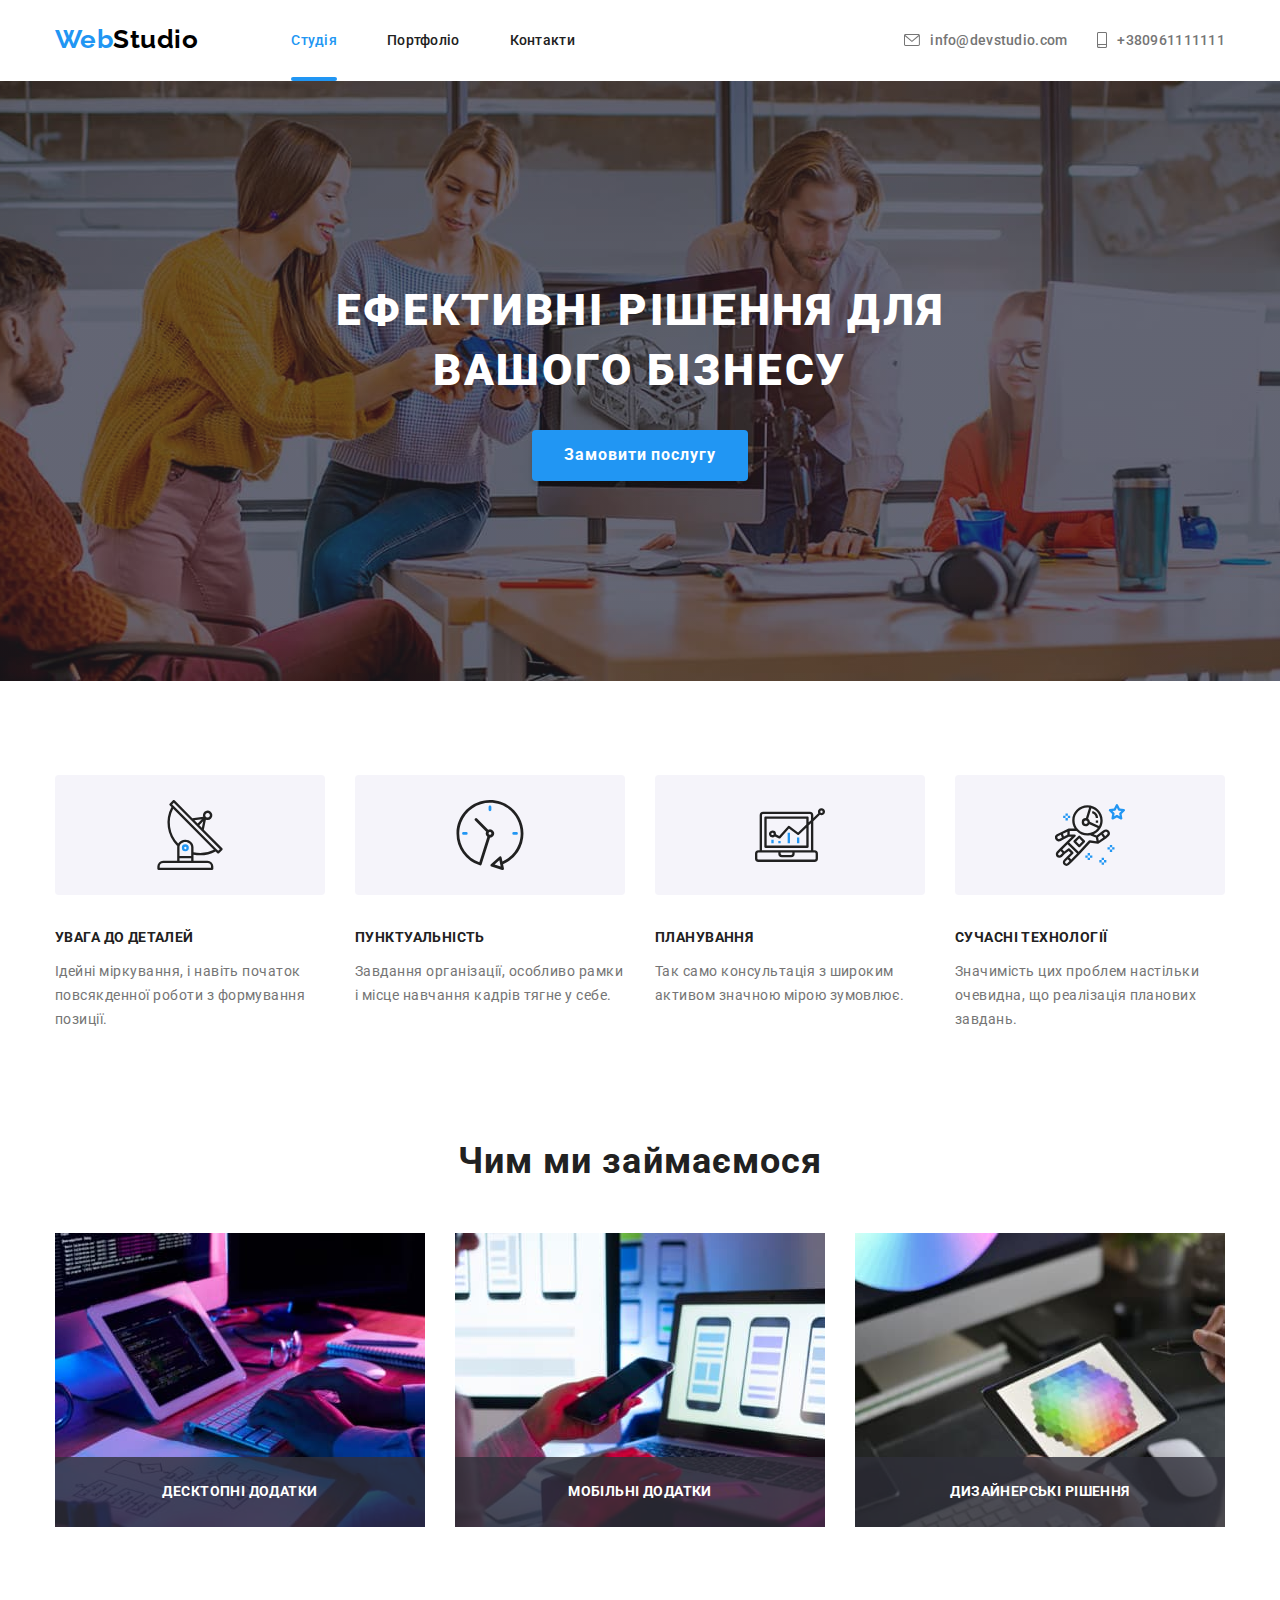
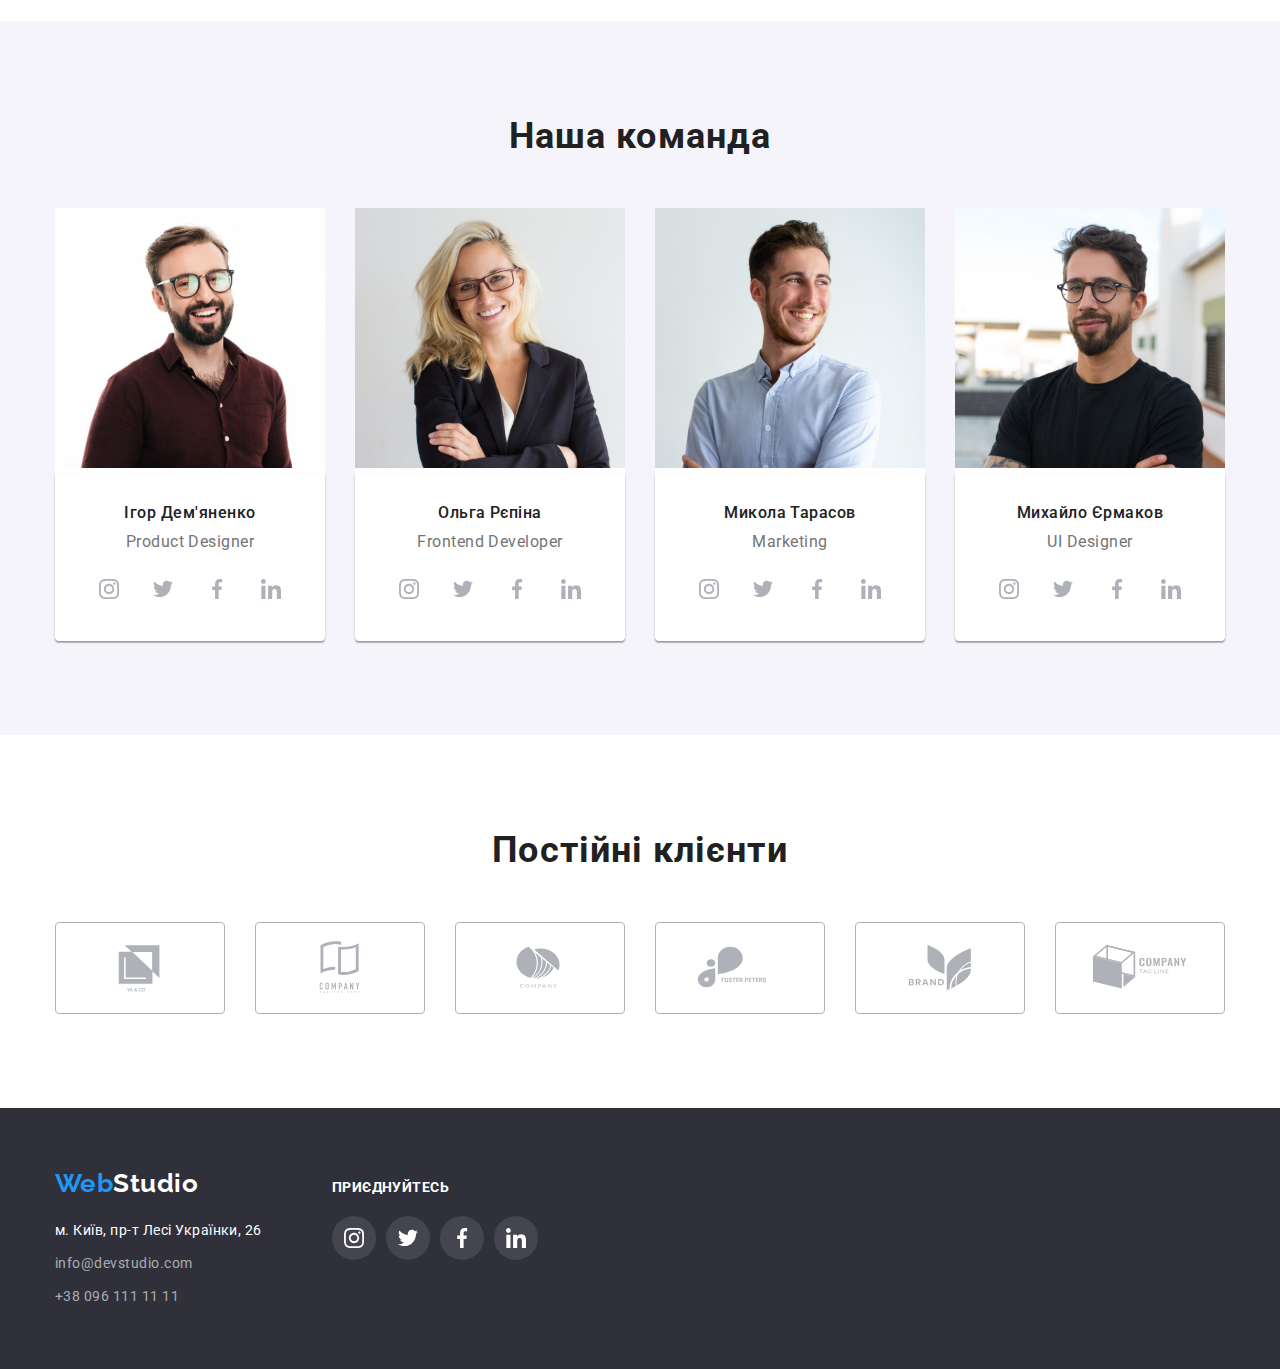
<file: index.html>
<!DOCTYPE html>
<html lang="en">
  <head>
    <meta charset="UTF-8" />
    <meta http-equiv="X-UA-Compatible" content="IE=edge" />
    <meta name="viewport" content="width=device-width, initial-scale=1.0" />
    <title>Головна</title>
    <link
      href="https://fonts.googleapis.com/css2?family=Raleway:wght@700&family=Roboto:wght@400;500;700;900&display=swap"
      rel="stylesheet"
    />
    <link
      rel="stylesheet"
      href="https://cdnjs.cloudflare.com/ajax/libs/modern-normalize/1.0.0/modern-normalize.min.css"
    />
    <link rel="stylesheet" href="./css/styles.css" />
  </head>

  <body>
    <!--Site nav-->
    <header class="header">
      <div class="container main-nav">
        <nav class="nav">
          <a href="./index.html" class="logo">
            <span class="logo-first">Web</span><span class="logo-second">Studio</span>
          </a>
          <ul class="site-nav list">
            <li class="item"><a href="Студія" class="link current">Студія</a></li>
            <li class="item"><a href="./portfolio.html" class="link">Портфоліо</a></li>
            <li class="item"><a href="Контакти" class="link">Контакти</a></li>
          </ul>
        </nav>
        <ul class="auth-nav list">
          <li class="item">
            <a class="auth-svg" href="#" aria-label="envelope">
              <svg class="icon-envelope" width="16" height="12">
                <use href="./images/symbol-defs.svg#icon-envelope"></use>
              </svg>
              info@devstudio.com
            </a>
          </li>
          <li class="item">
            <a class="auth-svg" href="#" aria-label="smartphone">
              <svg class="icon-envelope" width="10" height="16">
                <use href="./images/symbol-defs.svg#icon-smartphone"></use>
              </svg>
              +380961111111
            </a>
          </li>
        </ul>
      </div>
    </header>

    <main>
      <section class="hero">
        <div class="overlay">
          <h1 class="hero-title">
            Ефективні рішення для <br />
            вашого бізнесу
          </h1>
          <button type="button" class="button primary" data-modal-open>Замовити послугу</button>
        </div>
      </section>

      <!--Features-->
      <section class="section features">
        <div class="container">
          <h2 class="title-none">Особливості</h2>
          <ul class="features list">
            <li class="feature first">
              <h3 class="title">УВАГА ДО ДЕТАЛЕЙ</h3>
              <p class="text">
                Ідейні міркування, і навіть початок повсякденної роботи з формування позиції.
              </p>
            </li>
            <li class="feature second">
              <h3 class="title">ПУНКТУАЛЬНІСТЬ</h3>
              <p class="text">
                Завдання організації, особливо рамки і місце навчання кадрів тягне у себе.
              </p>
            </li>
            <li class="feature third">
              <h3 class="title">ПЛАНУВАННЯ</h3>
              <p class="text">Так само консультація з широким активом значною мірою зумовлює.</p>
            </li>
            <li class="feature fouth">
              <h3 class="title">СУЧАСНІ ТЕХНОЛОГІЇ</h3>
              <p class="text">
                Значимість цих проблем настільки очевидна, що реалізація планових завдань.
              </p>
            </li>
          </ul>
        </div>
      </section>

      <!--Work-->
      <section class="section works">
        <div class="container">
          <h2 class="title">Чим ми займаємося</h2>
          <ul class="work list">
            <li class="item">
              <div class="thumb-work">
                <div class="thumb-img">
                  <img
                    src="./images/box1.jpg"
                    alt="Людина за комп'ютером"
                    width="370"
                    height="294"
                  />
                  <div class="thumb-card"><p class="thumb-text">Десктопні додатки</p></div>
                </div>
              </div>
            </li>

            <li class="item">
              <div class="thumb-work">
                <div class="thumb-img">
                  <img
                    src="./images/box2.jpg"
                    alt="Людина за комп'ютером"
                    width="370"
                    height="294"
                  />
                  <div class="thumb-card"><p class="thumb-text">Мобільні додатки</p></div>
                </div>
              </div>
            </li>

            <li class="item">
              <div class="thumb-work">
                <div class="thumb-img">
                  <img
                    src="./images/box3.jpg"
                    alt="Людина за комп'ютером"
                    width="370"
                    height="294"
                  />
                  <div class="thumb-card"><p class="thumb-text">Дизайнерські рішення</p></div>
                </div>
              </div>
            </li>
          </ul>
        </div>
      </section>

      <!--Command-->
      <section class="section command">
        <div class="container">
          <h2 class="title">Наша команда</h2>
          <ul class="command list">
            <li class="item">
              <img
                src="./images/productdesigner.jpg"
                alt="Product Designer"
                width="270"
                height="260"
              />
              <div class="command-name">
                <h3 class="title">Ігор Дем'яненко</h3>
                <p class="post">Product Designer</p>
                <ul class="vector list">
                  <li class="item">
                    <a class="link-svg" href="#" aria-label="instagram">
                      <svg class="icon" width="20" height="20">
                        <use href="./images/symbol-defs.svg#icon-instagram"></use>
                      </svg>
                    </a>
                  </li>
                  <li class="item">
                    <a class="link-svg" href="#" aria-label="twitter">
                      <svg class="icon" width="20" height="20">
                        <use href="./images/symbol-defs.svg#icon-twitter"></use>
                      </svg>
                    </a>
                  </li>
                  <li class="item">
                    <a class="link-svg" href="#" aria-label="facebook">
                      <svg class="icon" width="20" height="20">
                        <use href="./images/symbol-defs.svg#icon-facebook"></use>
                      </svg>
                    </a>
                  </li>
                  <li class="item">
                    <a class="link-svg" href="#" aria-label="linkedin">
                      <svg class="icon" width="20" height="20">
                        <use href="./images/symbol-defs.svg#icon-linkedin"></use>
                      </svg>
                    </a>
                  </li>
                </ul>
              </div>
            </li>
            <li class="item">
              <img
                src="./images/frontenddeveloper.jpg"
                alt="Frontend Developer"
                width="270"
                height="260"
              />
              <div class="command-name">
                <h3 class="title">Ольга Рєпіна</h3>
                <p class="post">Frontend Developer</p>
                <ul class="vector list">
                  <li class="item">
                    <a class="link-svg" href="#" aria-label="instagram">
                      <svg class="icon" width="20" height="20">
                        <use href="./images/symbol-defs.svg#icon-instagram"></use>
                      </svg>
                    </a>
                  </li>
                  <li class="item">
                    <a class="link-svg" href="#" aria-label="twitter">
                      <svg class="icon" width="20" height="20">
                        <use href="./images/symbol-defs.svg#icon-twitter"></use>
                      </svg>
                    </a>
                  </li>
                  <li class="item">
                    <a class="link-svg" href="#" aria-label="facebook">
                      <svg class="icon" width="20" height="20">
                        <use href="./images/symbol-defs.svg#icon-facebook"></use>
                      </svg>
                    </a>
                  </li>
                  <li class="item">
                    <a class="link-svg" href="#" aria-label="linkedin">
                      <svg class="icon" width="20" height="20">
                        <use href="./images/symbol-defs.svg#icon-linkedin"></use>
                      </svg>
                    </a>
                  </li>
                </ul>
              </div>
            </li>
            <li class="item">
              <img src="./images/marketing.jpg" alt="Marketing" width="270" height="260" />
              <div class="command-name">
                <h3 class="title">Микола Тарасов</h3>
                <p class="post">Marketing</p>
                <ul class="vector list">
                  <li class="item">
                    <a class="link-svg" href="#" aria-label="instagram">
                      <svg class="icon" width="20" height="20">
                        <use href="./images/symbol-defs.svg#icon-instagram"></use>
                      </svg>
                    </a>
                  </li>
                  <li class="item">
                    <a class="link-svg" href="#" aria-label="twitter">
                      <svg class="icon" width="20" height="20">
                        <use href="./images/symbol-defs.svg#icon-twitter"></use>
                      </svg>
                    </a>
                  </li>
                  <li class="item">
                    <a class="link-svg" href="#" aria-label="facebook">
                      <svg class="icon" width="20" height="20">
                        <use href="./images/symbol-defs.svg#icon-facebook"></use>
                      </svg>
                    </a>
                  </li>
                  <li class="item">
                    <a class="link-svg" href="#" aria-label="linkedin">
                      <svg class="icon" width="20" height="20">
                        <use href="./images/symbol-defs.svg#icon-linkedin"></use>
                      </svg>
                    </a>
                  </li>
                </ul>
              </div>
            </li>
            <li class="item">
              <img src="./images/uidesigner.jpg" alt="UI Designer" width="270" height="260" />
              <div class="command-name">
                <h3 class="title">Михайло Єрмаков</h3>
                <p class="post">UI Designer</p>
                <ul class="vector list">
                  <li class="item">
                    <a class="link-svg" href="#" aria-label="instagram">
                      <svg class="icon" width="20" height="20">
                        <use href="./images/symbol-defs.svg#icon-instagram"></use>
                      </svg>
                    </a>
                  </li>
                  <li class="item">
                    <a class="link-svg" href="#" aria-label="twitter">
                      <svg class="icon" width="20" height="20">
                        <use href="./images/symbol-defs.svg#icon-twitter"></use>
                      </svg>
                    </a>
                  </li>
                  <li class="item">
                    <a class="link-svg" href="#" aria-label="facebook">
                      <svg class="icon" width="20" height="20">
                        <use href="./images/symbol-defs.svg#icon-facebook"></use>
                      </svg>
                    </a>
                  </li>
                  <li class="item">
                    <a class="link-svg" href="#" aria-label="linkedin">
                      <svg class="icon" width="20" height="20">
                        <use href="./images/symbol-defs.svg#icon-linkedin"></use>
                      </svg>
                    </a>
                  </li>
                </ul>
              </div>
            </li>
          </ul>
        </div>
      </section>

      <!-- Regular client -->
      <section class="section regularclient">
        <div class="container">
          <h2 class="title">Постійні клієнти</h2>
          <ul class="clients list">
            <li class="item">
              <a class="clients-svg" href="#" aria-label="yako">
                <svg class="clients-icon" width="106" height="60">
                  <use href="./images/symbol-defs.svg#icon-yako"></use>
                </svg>
              </a>
            </li>
            <li class="item">
              <a class="clients-svg" href="#" aria-label="tagline">
                <svg class="clients-icon" width="106" height="60">
                  <use href="./images/symbol-defs.svg#icon-tagline"></use>
                </svg>
              </a>
            </li>
            <li class="item">
              <a class="clients-svg" href="#" aria-label="company">
                <svg class="clients-icon" width="106" height="60">
                  <use href="./images/symbol-defs.svg#icon-company"></use>
                </svg>
              </a>
            </li>
            <li class="item">
              <a class="clients-svg" href="#" aria-label="foster">
                <svg class="clients-icon" width="106" height="60">
                  <use href="./images/symbol-defs.svg#icon-foster"></use>
                </svg>
              </a>
            </li>
            <li class="item">
              <a class="clients-svg" href="#" aria-label="brand">
                <svg class="clients-icon" width="106" height="60">
                  <use href="./images/symbol-defs.svg#icon-brand"></use>
                </svg>
              </a>
            </li>
            <li class="item">
              <a class="clients-svg" href="#" aria-label="tag">
                <svg class="clients-icon" width="106" height="60">
                  <use href="./images/symbol-defs.svg#icon-tag"></use>
                </svg>
              </a>
            </li>
          </ul>
        </div>
      </section>
    </main>

    <!--Footer-->
    <footer>
      <div class="footer">
        <div class="container social">
          <div>
            <a href="./index.html" class="logo">
              <span class="logo-first">Web</span><span class="logo-third">Studio</span>
            </a>
            <!--Contacts-->
            <address class="contacts">
              <ul class="contacts list">
                <li class="item">
                  <a
                    href="https://goo.gl/maps/4yeFiKxMRU1gBtnu8"
                    target="_blank"
                    rel="noopener noreferrer"
                    class="address list"
                    >м. Київ, пр-т Лесі Українки, 26</a
                  >
                </li>
                <li class="item email"><a href="" class="connect">info@devstudio.com</a></li>
                <li class="item phone"><a href="" class="connect">+38 096 111 11 11</a></li>
              </ul>
            </address>
          </div>

          <div class="vector">
            <h2 class="title">приєднуйтесь</h2>
            <ul class="vector list">
              <li class="item">
                <a class="link-svg" href="#" aria-label="instagram">
                  <svg class="icon" width="20" height="20">
                    <use href="./images/symbol-defs.svg#icon-instagram"></use>
                  </svg>
                </a>
              </li>
              <li class="item">
                <a class="link-svg" href="#" aria-label="twitter">
                  <svg class="icon" width="20" height="20">
                    <use href="./images/symbol-defs.svg#icon-twitter"></use>
                  </svg>
                </a>
              </li>
              <li class="item">
                <a class="link-svg" href="#" aria-label="facebook">
                  <svg class="icon" width="20" height="20">
                    <use href="./images/symbol-defs.svg#icon-facebook"></use>
                  </svg>
                </a>
              </li>
              <li class="item">
                <a class="link-svg" href="#" aria-label="linkedin">
                  <svg class="icon" width="20" height="20">
                    <use href="./images/symbol-defs.svg#icon-linkedin"></use>
                  </svg>
                </a>
              </li>
            </ul>
          </div>
        </div>
      </div>
    </footer>

    <div class="backdrop is-hidden" data-modal>
      <div class="modal">
        <button class="button-modal-close" type="button" data-modal-close>
            <svg class="close-svg" width="18" height="18">
              <use href="./images/modalclose/symbol-defs.svg#icon-close-black-18dp-2-1-1"></use>
            </svg>
          </a>
        </button>
      </div>
    </div>

    <script src="./js/modal.js"></script>
  </body>
</html>
</file>
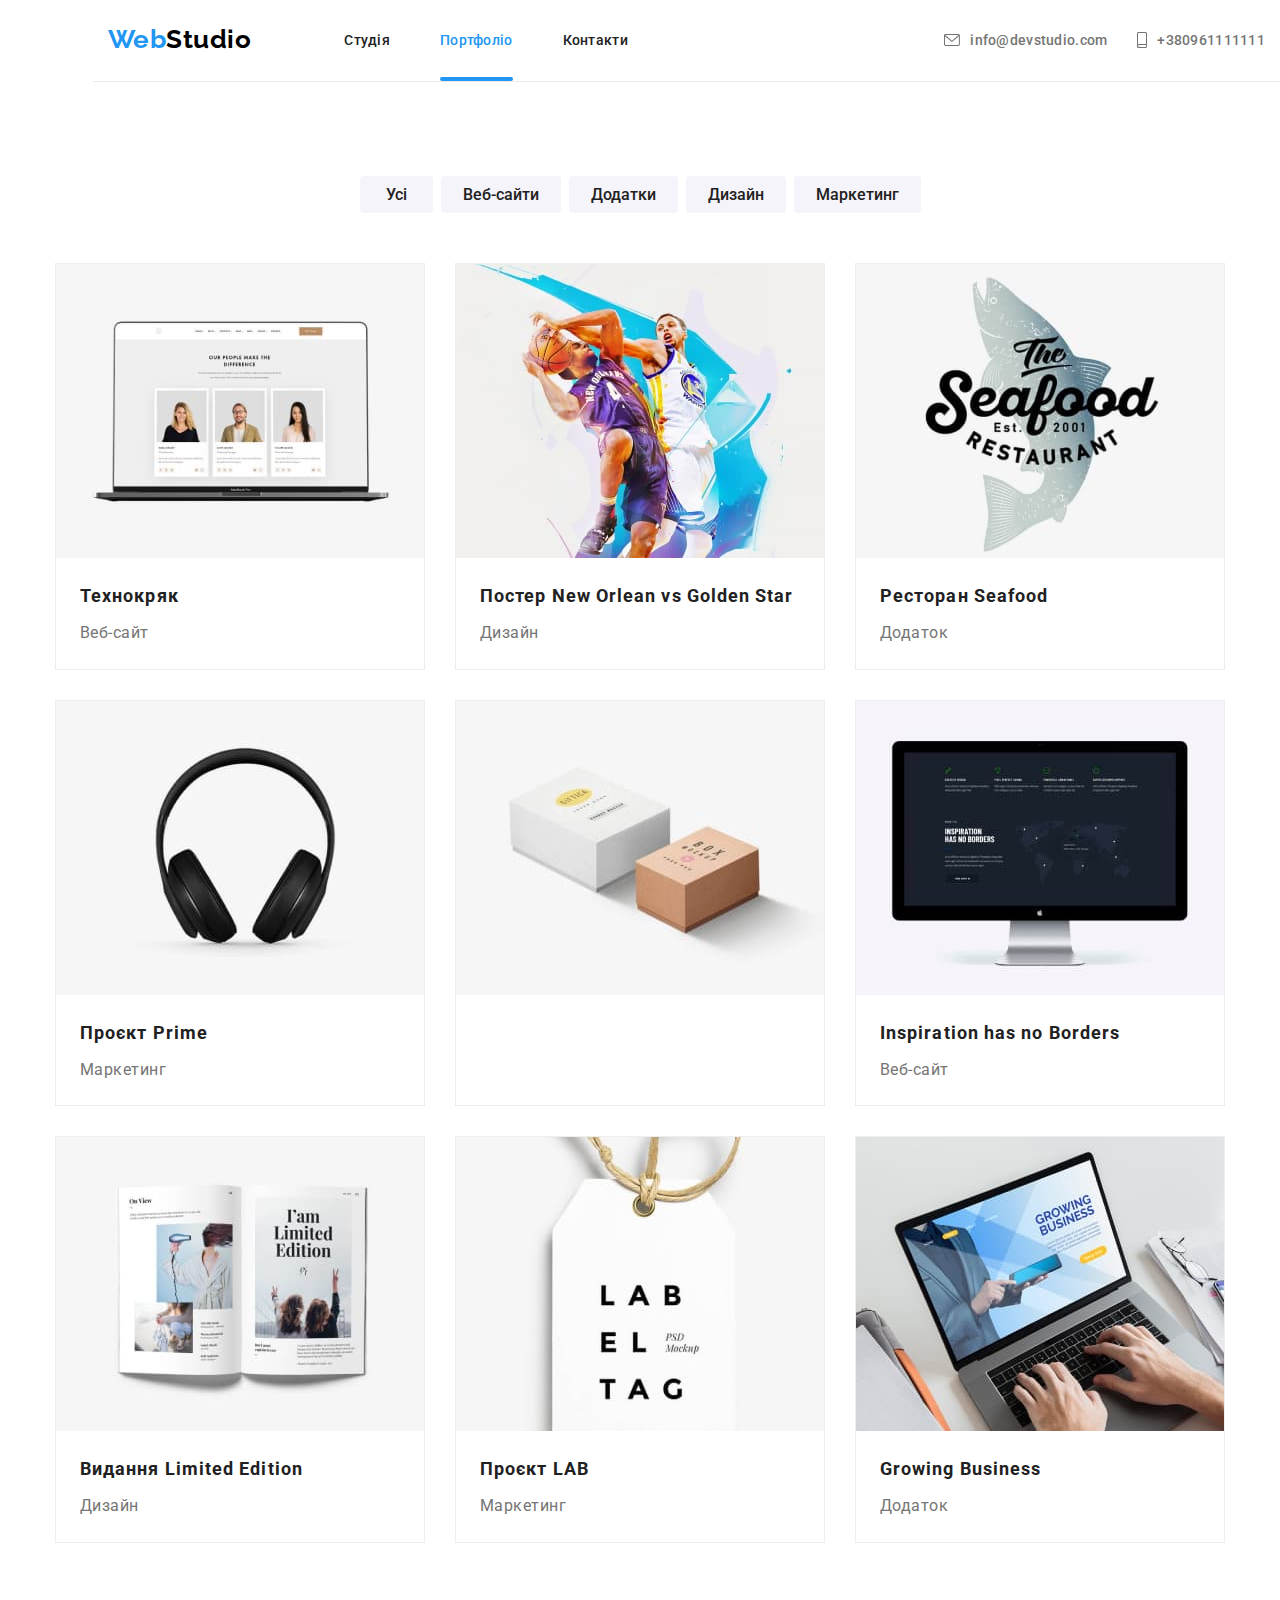
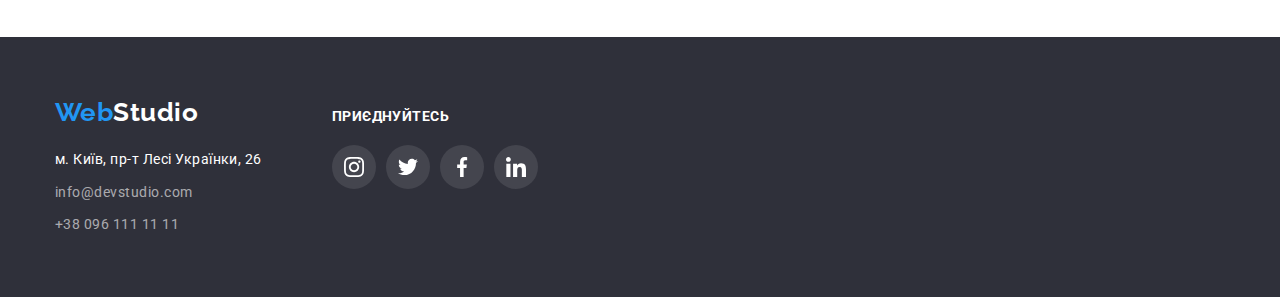
<file: portfolio.html>
<!DOCTYPE html>
<html lang="en">
  <head>
    <meta charset="UTF-8" />
    <meta http-equiv="X-UA-Compatible" content="IE=edge" />
    <meta name="viewport" content="width=device-width, initial-scale=1.0" />
    <title>Портфоліо</title>
    <link
      href="https://fonts.googleapis.com/css2?family=Raleway:wght@700&family=Roboto:wght@400;500;700;900&display=swap"
      rel="stylesheet"
    />
    <link
      rel="stylesheet"
      href="https://cdnjs.cloudflare.com/ajax/libs/modern-normalize/1.0.0/modern-normalize.min.css"
    />
    <link rel="stylesheet" href="./css/styles.css" />
  </head>
  <body>
    <!--Шапка сайту-->
    <header class="header">
      <section class="section site-nav">
        <div class="container main-nav">
          <nav class="nav">
            <a href="./index.html" class="logo">
              <span class="logo-first">Web</span><span class="logo-second">Studio</span>
            </a>
            <ul class="site-nav list">
              <li class="item"><a href="./index.html" class="link">Студія</a></li>
              <li class="item"><a href="Портфоліо" class="link current">Портфоліо</a></li>
              <li class="item"><a href="Контакти" class="link">Контакти</a></li>
            </ul>
          </nav>
          <ul class="auth-nav list">
            <li class="item">
              <a class="auth-svg" href="#" aria-label="envelope">
                <svg class="icon-envelope" width="16" height="12">
                  <use href="./images/symbol-defs.svg#icon-envelope"></use>
                </svg>
                info@devstudio.com
              </a>
            </li>
            <li class="item">
              <a class="auth-svg" href="#" aria-label="smartphone">
                <svg class="icon-envelope" width="10" height="16">
                  <use href="./images/symbol-defs.svg#icon-smartphone"></use>
                </svg>
                +380961111111
              </a>
            </li>
          </ul>
        </div>
      </section>
    </header>

    <main>
      <section class="section portfolio-collection">
        <div class="container">
          <div class="portfolio-collection">
            <h1 class="title-none">Портфоліо</h1>
            <ul class="button list">
              <li class="item"><button type="button" class="button secondary">Усі</button></li>
              <li class="item">
                <button type="button" class="button secondary">Веб-сайти</button>
              </li>
              <li class="item"><button type="button" class="button secondary">Додатки</button></li>
              <li class="item"><button type="button" class="button secondary">Дизайн</button></li>
              <li class="item">
                <button type="button" class="button secondary">Маркетинг</button>
              </li>
            </ul>
            <ul class="projects list">
              <li class="projects item">
                <div class="box">
                  <img src="./images/technocrack.jpg" alt="technocrack" width="370" height="294" />
                  <div class="projects-overlay">
                    <p>
                      Ресурс пропонує комплексні пропозиції з різним рівнем функціоналу та сервісів.
                      Все це дозволить відвідувачу отримати вичерпні відомості про компанію чи
                      приватну особу.
                    </p>
                  </div>
                </div>
                <div class="collection-name">
                  <h2 class="title">Технокряк</h2>
                  <p class="text">Веб-сайт</p>
                </div>
              </li>

              <li class="projects item">
                <div class="box">
                  <img
                    src="./images/posternewstar.jpg"
                    alt="Постер New Orlean vs Golden Star"
                    width="370"
                    height="294"
                  />
                  <div class="projects-overlay">
                    <p>
                      Ресурс пропонує комплексні пропозиції з різним рівнем функціоналу та сервісів.
                      Все це дозволить відвідувачу отримати вичерпні відомості про компанію чи
                      приватну особу.
                    </p>
                  </div>
                </div>
                <div class="collection-name">
                  <h2 class="title">Постер New Orlean vs Golden Star</h2>
                  <p class="text">Дизайн</p>
                </div>
              </li>

              <li class="projects item">
                <div class="box">
                  <img
                    src="./images/restaurantseafood.jpg"
                    alt="Ресторан Seafood"
                    width="370"
                    height="294"
                  />
                  <div class="projects-overlay">
                    <p>
                      Ресурс пропонує комплексні пропозиції з різним рівнем функціоналу та сервісів.
                      Все це дозволить відвідувачу отримати вичерпні відомості про компанію чи
                      приватну особу.
                    </p>
                  </div>
                </div>

                <div class="collection-name">
                  <h2 class="title">Ресторан Seafood</h2>
                  <p class="text">Додаток</p>
                </div>
              </li>

              <li class="projects item">
                <div class="box">
                  <img
                    src="./images/projectprime.jpg"
                    alt="Проєкт Prime"
                    width="370"
                    height="294"
                  />
                  <div class="projects-overlay">
                    <p>
                      Ресурс пропонує комплексні пропозиції з різним рівнем функціоналу та сервісів.
                      Все це дозволить відвідувачу отримати вичерпні відомості про компанію чи
                      приватну особу.
                    </p>
                  </div>
                </div>

                <div class="collection-name">
                  <h2 class="title">Проєкт Prime</h2>
                  <p class="text">Маркетинг</p>
                </div>
              </li>

              <li class="projects item">
                <div class="box">
                  <img
                    src="./images/projectboxes.jpg"
                    alt="Проєкт Boxes"
                    width="370"
                    height="294"
                  />
                  <div class="projects-overlay">
                    <p>
                      Ресурс пропонує комплексні пропозиції з різним рівнем функціоналу та сервісів.
                      Все це дозволить відвідувачу отримати вичерпні відомості про компанію чи
                      приватну особу.
                    </p>
                  </div>
                  <div class="collection-name">
                    <h2 class="title">Проєкт Boxes</h2>
                    <p class="text">Додаток</p>
                  </div>
                </div>
              </li>

              <li class="projects item">
                <div class="box">
                  <img
                    src="./images/inspiration.jpg"
                    alt="Inspiration has no Borders"
                    width="370"
                    height="294"
                  />
                  <div class="projects-overlay">
                    <p>
                      Ресурс пропонує комплексні пропозиції з різним рівнем функціоналу та сервісів.
                      Все це дозволить відвідувачу отримати вичерпні відомості про компанію чи
                      приватну особу.
                    </p>
                  </div>
                </div>
                <div class="collection-name">
                  <h2 class="title">Inspiration has no Borders</h2>
                  <p class="text">Веб-сайт</p>
                </div>
              </li>

              <li class="projects item">
                <div class="box">
                  <img
                    src="./images/limitededition.jpg"
                    alt="Видання Limited Edition"
                    width="370"
                    height="294"
                  />
                  <div class="projects-overlay">
                    <p>
                      Ресурс пропонує комплексні пропозиції з різним рівнем функціоналу та сервісів.
                      Все це дозволить відвідувачу отримати вичерпні відомості про компанію чи
                      приватну особу.
                    </p>
                  </div>
                </div>

                <div class="collection-name">
                  <h2 class="title">Видання Limited Edition</h2>
                  <p class="text">Дизайн</p>
                </div>
              </li>

              <li class="projects item">
                <div class="box">
                  <img src="./images/projectlab.jpg" alt="Проєкт LAB" width="370" height="294" />
                  <div class="projects-overlay">
                    <p>
                      Ресурс пропонує комплексні пропозиції з різним рівнем функціоналу та сервісів.
                      Все це дозволить відвідувачу отримати вичерпні відомості про компанію чи
                      приватну особу.
                    </p>
                  </div>
                </div>

                <div class="collection-name">
                  <h2 class="title">Проєкт LAB</h2>
                  <p class="text">Маркетинг</p>
                </div>
              </li>

              <li class="projects item">
                <div class="box">
                  <img
                    src="./images/growingbusiness.jpg"
                    alt="Growing Business"
                    width="370"
                    height="294"
                  />
                  <div class="projects-overlay">
                    <p>
                      Ресурс пропонує комплексні пропозиції з різним рівнем функціоналу та сервісів.
                      Все це дозволить відвідувачу отримати вичерпні відомості про компанію чи
                      приватну особу.
                    </p>
                  </div>
                </div>

                <div class="collection-name">
                  <h2 class="title">Growing Business</h2>
                  <p class="text">Додаток</p>
                </div>
              </li>
            </ul>
          </div>
        </div>
      </section>
    </main>

    <!--Footer-->
    <footer>
      <div class="footer">
        <div class="container social">
          <div>
            <a href="./index.html" class="logo">
              <span class="logo-first">Web</span><span class="logo-third">Studio</span>
            </a>
            <!--Contacts-->
            <address class="contacts">
              <ul class="contacts list">
                <li class="item">
                  <a
                    href="https://goo.gl/maps/4yeFiKxMRU1gBtnu8"
                    target="_blank"
                    rel="noopener noreferrer"
                    class="address list"
                    >м. Київ, пр-т Лесі Українки, 26</a
                  >
                </li>
                <li class="item email"><a href="" class="connect">info@devstudio.com</a></li>
                <li class="item phone"><a href="" class="connect">+38 096 111 11 11</a></li>
              </ul>
            </address>
          </div>

          <div class="vector">
            <h2 class="title">приєднуйтесь</h2>
            <ul class="vector list">
              <li class="item">
                <a class="link-svg" href="#" aria-label="instagram">
                  <svg class="icon" width="20" height="20">
                    <use href="./images/symbol-defs.svg#icon-instagram"></use>
                  </svg>
                </a>
              </li>
              <li class="item">
                <a class="link-svg" href="#" aria-label="twitter">
                  <svg class="icon" width="20" height="20">
                    <use href="./images/symbol-defs.svg#icon-twitter"></use>
                  </svg>
                </a>
              </li>
              <li class="item">
                <a class="link-svg" href="#" aria-label="facebook">
                  <svg class="icon" width="20" height="20">
                    <use href="./images/symbol-defs.svg#icon-facebook"></use>
                  </svg>
                </a>
              </li>
              <li class="item">
                <a class="link-svg" href="#" aria-label="linkedin">
                  <svg class="icon" width="20" height="20">
                    <use href="./images/symbol-defs.svg#icon-linkedin"></use>
                  </svg>
                </a>
              </li>
            </ul>
          </div>
        </div>
      </div>
    </footer>
  </body>
</html>
</file>
<file: css/styles.css>
/* цвет основного теста rgba(33, 33, 33, 1) */
/* вторичный цвет теста rgba(117, 117, 117, 1) */
/* третичный цвет теста rgba(255, 255, 255, 0.6) */
/* цвет лого черный rgba(0, 0, 0, 1) */
/* цвет лого синий, bcg Button, hover rgba(33, 150, 243, 1) */
/* цвет основного фона, color hero, color Button rgba(255, 255, 255, 1) */
/* вторичный цвет фона, bcg Button secondary rgba(245, 244, 250, 1) */
/* третичный цвет фона footer, фона hero rgba(47, 48, 58, 1) */
/* color-border-projects: rgba(238, 238, 238, 1) */
/* color-border-header: rgba(236, 236, 236, 1) */
/* color-icon: rgba(175, 177, 184, 1) */
/* gradient-hero: rgba(47, 48, 58, 0.4) */
/* color-thumb-text: rgba(47, 48, 58, 0.8); */

:root {
  --primary-text-color: rgba(33, 33, 33, 1);
  --secondary-text-color: rgba(117, 117, 117, 1);
  --tertiary-text-color: rgba(255, 255, 255, 0.6);
  --accent-color: rgba(33, 150, 243, 1);
  --logo-first-color: rgba(0, 0, 0, 1);
  --button-text-color: rgba(255, 255, 255, 1);
  --bcg-button-color: rgba(245, 244, 250, 1);
  --bcg-hero-color: rgba(47, 48, 58, 1);
  --color-border-projects: rgba(238, 238, 238, 1);
  --color-border-header: rgba(236, 236, 236, 1);
  --color-icon: rgba(175, 177, 184, 1);
  --gradient-hero: rgba(47, 48, 58, 0.4);
  --color-thumb-text: rgba(47, 48, 58, 0.8);
}

:root {
  --timing-function: cubic-bezier(0.4, 0, 0.2, 1);
}

body {
  background-color: var(--button-text-color);
  color: var(--primary-text-color);
  font-family: 'Roboto', sans-serif;
  font-weight: 400;
  font-style: normal;
  letter-spacing: 0.03em;
}

.list {
  padding: 0;
  margin: 0;
  list-style: none;
}

/* Site nav */
.main-nav {
  display: flex;
  align-items: center;
}

.section.site-nav {
  border-bottom-width: 1px;
  border-bottom-style: solid;
  border-bottom-color: var(--color-border-header);
}

.nav {
  display: flex;
  align-items: center;
}

.logo {
  display: block;
  padding-top: 24px;
  padding-bottom: 25px;

  font-family: 'Raleway', sans-serif;
  font-weight: 700;
  font-size: 26px;
  line-height: 1.2;
  text-decoration: none;
}

.logo-first {
  color: var(--accent-color);
}

.logo-second {
  color: var(--logo-first-color);
}

.logo-third {
  color: var(--button-text-color);
}

.site-nav {
  display: flex;
  margin-left: 93px;
}

.site-nav .item+.item {
  margin-left: 50px;
}

.site-nav .link {
  display: block;
  position: relative;
  padding-top: 32px;
  padding-bottom: 32px;

  color: var(--primary-text-color);

  font-weight: 500;
  font-size: 14px;
  line-height: 1.2;
  letter-spacing: 0.02em;
  text-decoration: none;
  transition: color 250ms var(--timing-function);
}

.site-nav .link:hover,
.site-nav .link:focus {
  color: var(--accent-color);
}

.site-nav .link.current {
  color: var(--accent-color);
}

.site-nav .link.current::after {
  content: '';

  position: absolute;
  left: 0;
  bottom: 0;
  display: block;
  width: 100%;
  height: 4px;
  background-color: var(--accent-color);
  border-radius: 2px;

  opacity: 1;
}

.auth-nav {
  display: flex;
  margin-left: auto;
}

.auth-nav .item+.item {
  margin-left: 30px;
}

a.auth-svg {
  display: inline-flex;
  align-items: center;
  padding-top: 32px;
  padding-bottom: 32px;

  color: var(--secondary-text-color);

  font-weight: 500;
  font-size: 14px;
  line-height: 1.2;
  letter-spacing: 0.02em;
  text-decoration: none;

  transition: color 250ms var(--timing-function);
}

.auth-svg:hover,
.auth-svg:focus {
  color: var(--accent-color);
}

.page-header {
  background-color: var(--button-text-color);
}

.auth-svg {
  color: var(--secondary-text-color);
}

.icon-envelope {
  fill: currentColor;
  margin-right: 10px;
}

/* Hero */

.overlay {
  max-width: 1600px;
  height: 600px;
  margin-right: auto;
  margin-left: auto;
  padding-top: 200px;
  padding-bottom: 200px;

  outline: 1px solid var(--overlay);

  background-image: linear-gradient(var(--gradient-hero), var(--gradient-hero)), url("../images/hero.jpg");
  background-color: var(--bcg-hero-color);
  background-repeat: no-repeat;
  background-position: center;
  background-size: cover;

  text-align: center;
}

.hero {
  text-align: center;
}

.hero-title {
  margin-top: 0;
  margin-bottom: 30px;

  color: var(--button-text-color);

  font-weight: 900;
  font-size: 44px;
  line-height: 1.36;

  letter-spacing: 0.06em;
  text-transform: uppercase;
}

/* Button-Hero */

.button.primary {
  border-radius: 4px;
  border: transparent;
  padding: 10px 32px;
  min-width: 216px;

  background-color: var(--accent-color);
  box-shadow: 0px 4px 4px rgba(0, 0, 0, 0.15);
  color: var(--button-text-color);

  font-family: inherit;
  font-weight: 700;
  font-size: 16px;
  line-height: 1.88;
  letter-spacing: 0.06em;
  text-align: center;
  align-items: center;
}

.container {
  width: 1200px;
  margin-left: auto;
  margin-right: auto;
  padding-right: 15px;
  padding-left: 15px;
}

/* Button-Portfolio */

.section .button {
  background-color: var(--button-text-color);
}

ul.button.list {
  display: flex;
  justify-content: center;
}

.button.list .item+.item {
  margin-left: 8px;
}

.button.secondary {
  display: inline-block;
  border-radius: 4px;
  border: transparent;
  padding: 6px 22px;
  min-width: 73px;

  background-color: var(--bcg-button-color);
  color: var(--primary-text-color);
  box-shadow: none;
  border-radius: 4px;

  font-family: inherit;
  font-weight: 500;
  font-size: 16px;
  line-height: 1.6;
  text-align: center;

  transition: background-color 250ms var(--timing-function), color 250ms var(--timing-function), box-shadow 250ms var(--timing-function);
}

.button .button.secondary:hover,
.button .button.secondary:focus {
  background-color: var(--accent-color);
  color: var(--button-text-color);
  box-shadow: 0px 3px 1px rgba(0, 0, 0, 0.1), 0px 1px 2px rgba(0, 0, 0, 0.08),
    0px 2px 2px rgba(0, 0, 0, 0.12);
  
}

/* Section */

.section .title {
  margin: 0;
  color: var(--primary-text-color);
  font-weight: 700;
  font-size: 36px;
  line-height: 1.2;
  text-align: center;
  letter-spacing: 0.03em;
}

.section .title-none {
  display: none;
}

.section h2.title {
  margin-bottom: 50px;
}

/* Features */
.features {
  display: flex;
}

.features .feature+.feature {
  margin-left: 30px;
}

.section.features {
  padding-bottom: 94px;
  padding-top: 94px;
}

.features .title {
  margin-top: 30px;
  margin-bottom: 10px;
  color: var(--primary-text-color);
  font-weight: 700;
  font-size: 14px;
  line-height: 1.2;
  text-transform: uppercase;
  text-align: left;
}

.features .text {
  color: var(--secondary-text-color);
  font-size: 14px;
  line-height: 1.71;
}

.feature::before {
  display: inline-block;
  content: '';
  width: 270px;
  height: 120px;
  border-radius: 4px;
  background-color: var(--bcg-button-color);
  background-repeat: no-repeat;
  background-position: center;
}

.feature.first::before {
  background-image: url(../images/antenna.svg);
}

.feature.second::before {
  background-image: url(../images/clock.svg);
}

.feature.third::before {
  background-image: url(../images/diagram.svg);
}

.feature.fouth::before {
  background-image: url(../images/astronaut.svg);
}

/* Work */

.section.works {
  padding-bottom: 94px;
}

.work {
  display: flex;
  justify-content: space-between;
  max-height: 294px;
}

.work .item {
  display: block;
  position: relative;
  overflow: hidden;

}

.thumb-text {
  margin: 0;
  padding-top: 27px;
  padding-bottom: 27px;
}

.thumb-img > .thumb-card {
  display: flex;
  content: '';
  position: absolute;
  width: 370px;
  height: 70px;
  bottom: 0;
  
  justify-content: center;

  color: var(--button-text-color);
  background-color: var(--color-thumb-text);

  font-weight: 700;
  font-size: 14px;
  line-height: 1.14;
  text-align: center;
  letter-spacing: 0.03em;
  text-transform: uppercase;
}

/* Command */

.command.list {
  display: flex;
  justify-content: space-between;
}

.command.list .item {
  background-color: var(--button-text-color);
}

.section.command {
  padding-top: 94px;
  padding-bottom: 94px;
  background-color: var(--bcg-button-color);
}

.command.list .title {
  margin-bottom: 10px;
  color: var(--primary-text-color);
  font-weight: 500;
  font-size: 16px;
  line-height: 1.2;
  text-align: center;
}

.command.list .post {
  margin-top: 0;
  margin-bottom: 0;
  color: var(--secondary-text-color);
  font-size: 16px;
  line-height: 1.2;
  text-align: center;
}

.command-name {
  padding-top: 30px;
  padding-bottom: 30px;
  box-shadow: 0px 1px 3px rgba(0, 0, 0, 0.12), 0px 1px 1px rgba(0, 0, 0, 0.14), 0px 2px 1px rgba(0, 0, 0, 0.2);
  border-radius: 0px 0px 4px 4px;
}

.command-name .vector.list {
  display: flex;
  justify-content: center;
  margin-top: 16px;
}

.command-name.list .item {
  margin-right: 10px;
}

.command-name.list .item:last-child {
  margin-right: 0;
}

.command-name .link-svg {
  display: flex;
  width: 44px;
  height: 44px;
  justify-content: center;
  align-items: center;
  color: var(--color-icon);

  transition: color 250ms var(--timing-function), background-color 250ms var(--timing-function);
}

.command-name .link-svg:hover,
.command-name .link-svg:focus {
  color: var(--button-text-color);
  background-color: var(--accent-color);
}

.command-name .icon {
  fill: currentColor;
}

/* Regular client */

.section.regularclient {
  padding-top: 94px;
  padding-bottom: 94px;
}

.clients.list {
  display: flex;
  justify-content: space-between;
}

ul.clients .item {
  margin-right: 30px;
  border-radius: 1px;
}

ul.clients .item:last-child {
  margin-right: 0;
}

.clients-svg {
  display: flex;
  width: 170px;
  height: 92px;
  justify-content: center;
  align-items: center;
  color: var(--color-icon);
  border: 1px solid var(--color-icon);
  border-radius: 4px;

  transition: color 250ms var(--timing-function), border 250ms var(--timing-function);
}

.clients-svg:hover,
.clients-svg:focus {
  color: var(--accent-color);
  border: 1px solid var(--accent-color);
}

.clients-icon {
  fill: currentColor;
}

/* Footer */

.footer {
  display: flex;
  padding-top: 60px;
  padding-bottom: 60px;
  background-color: var(--bcg-hero-color);
}

.footer .address {
  color: var(--button-text-color);
  font-style: normal;
  font-size: 14px;
  line-height: 1.7;
  text-decoration: none;

  transition: color 250ms var(--timing-function);
}

.footer .address:hover,
.footer .address:hover {
  color: var(--accent-color);
}

.footer .connect {
  color: var(--tertiary-text-color);
  font-style: normal;
  font-size: 14px;
  line-height: 1.7;
  text-decoration: none;

  transition: color 250ms var(--timing-function);
}

.footer .connect:hover,
.footer .connect:focus {
  color: var(--accent-color);
}

.footer .logo {
  padding-top: 0;
  padding-bottom: 0;
  margin-bottom: 20px;
}

.contacts .item {
  margin-top: 9px;
}

/* Social */

.container.social {
  display: flex;
  align-items: baseline;
}

div.vector {
  margin-left: 70px;
}

.vector .title {
  margin-bottom: 20px;
  color: var(--button-text-color);
  font-weight: 700;
  font-size: 14px;
  line-height: 1.14;
  letter-spacing: 0.03em;
  text-transform: uppercase;
}

.vector .list {
  display: flex;
}

.vector.list .item {
  margin-right: 10px;
}

.vector.list .item:last-child {
  margin-right: 0;
}

.link-svg {
  display: flex;
  justify-content: center;
  align-items: center;
  width: 44px;
  height: 44px;
  border-radius: 50%;
  fill: var(--button-text-color);
  background: rgba(255, 255, 255, 0.1);
  transition: background-color 250ms var(--timing-function);
}

.link-svg:hover,
.link-svg:focus {
  background-color: var(--accent-color);
}

/* Portfolio */

.projects .title {
  color: var(--primary-text-color);
  font-weight: 700;
  font-size: 18px;
  line-height: 2;
  letter-spacing: 0.06em;
  text-align: left;
}

.projects h2.title {
  margin-bottom: 4px;
}

.projects .text {
  margin-top: 0;
  margin-bottom: 0;
  color: var(--secondary-text-color);
  font-size: 16px;
  line-height: 1.9;
  text-align: left;
}

.section ul.button.list {
  padding: 0;
  margin-bottom: 50px;
  padding-top: 0;
  padding-bottom: 0;
}

ul.projects.list {
  display: flex;
  flex-wrap: wrap;
}

.projects.item {
  display: block;
  position: relative;
  width: 370px;
  margin-right: 30px;
  margin-bottom: 30px;
  border: 1px solid var(--color-border-projects);
  overflow: hidden;
  transition: box-shadow 250ms var(--timing-function), border 250ms var(--timing-function);
}

.projects.item:hover {
  box-shadow: 0px 1px 1px rgba(0, 0, 0, 0.12),
    0px 4px 4px rgba(0, 0, 0, 0.06),
    1px 4px 6px rgba(0, 0, 0, 0.16);
  border: 1px solid var(--color-border-projects);
}

.projects.item:nth-child(3n) {
  margin-right: 0;
}

.projects.item:nth-last-child(-n + 3) {
  margin-bottom: 0;
}

.section.portfolio-collection {
  padding-top: 94px;
  padding-bottom: 94px;
}

.collection-name {
  padding: 20px 24px;
}

.box {
  display: block;
  content: '';
  position: relative;
  width: 370px;
  height: 294px;
  margin-left: auto;
  margin-right: auto;
  
  overflow: hidden;
}

.projects.item:hover .projects-overlay {
  transform: translateY(0);
}

.projects-overlay {
  position: absolute;
  top: 0;
  left: 0;
  width: 370px;
  height: 294px;

  background-color: rgba(33, 150, 243, 0.9);

  transform: translateY(100%);
  transition: transform 250ms var(--timing-function);
}

.projects-overlay > p {
  padding: 63px 24px;

  color: var(--button-text-color);
  
  font-weight: 400;
  font-size: 18px;
  line-height: 1.55;
  letter-spacing: 0.03em;
}

.backdrop {
  position: fixed;
  top: 0;
  left: 0;
  width: 100%;
  height: 100%;
  background-color: rgba(0, 0, 0, 0.2);
  opacity: 1;
  visibility: visible;

  transition: opacity 250ms var(--timing-function), visibility 250ms var(--timing-function);
}

.modal {
  position: absolute;
  left: 50%;
  top: 50%;
  transform: translate(-50%, -50%) scale(1);
  
  min-width: 528px;
  min-height: 581px;
  background: var(--button-text-color);
  box-shadow: 0px 1px 3px rgba(0, 0, 0, 0.12), 0px 1px 1px rgba(0, 0, 0, 0.14), 0px 2px 1px rgba(0, 0, 0, 0.2);
  border-radius: 4px;

  transition: transform 250ms var(--timing-function);
}

.backdrop.is-hidden {
  visibility: hidden;
  opacity: 0;
  pointer-events: none;
}

.backdrop.is-hidden .modal {
  transform: translate(-50%, -50%) scale(0.6);
}

.button-modal-close {
  display: flex;
  position: absolute;
  content: '';
  justify-content: center;
  align-items: center;
  top: 8px;
  right: 8px;
  width: 30px;
  height: 30px;
  background: var(--button-text-color);
  border: 1px solid rgba(0, 0, 0, 0.1);
  border-radius: 50%;
}

.close-svg {
  width: 18px;
  height: 18px;
}
</file>
